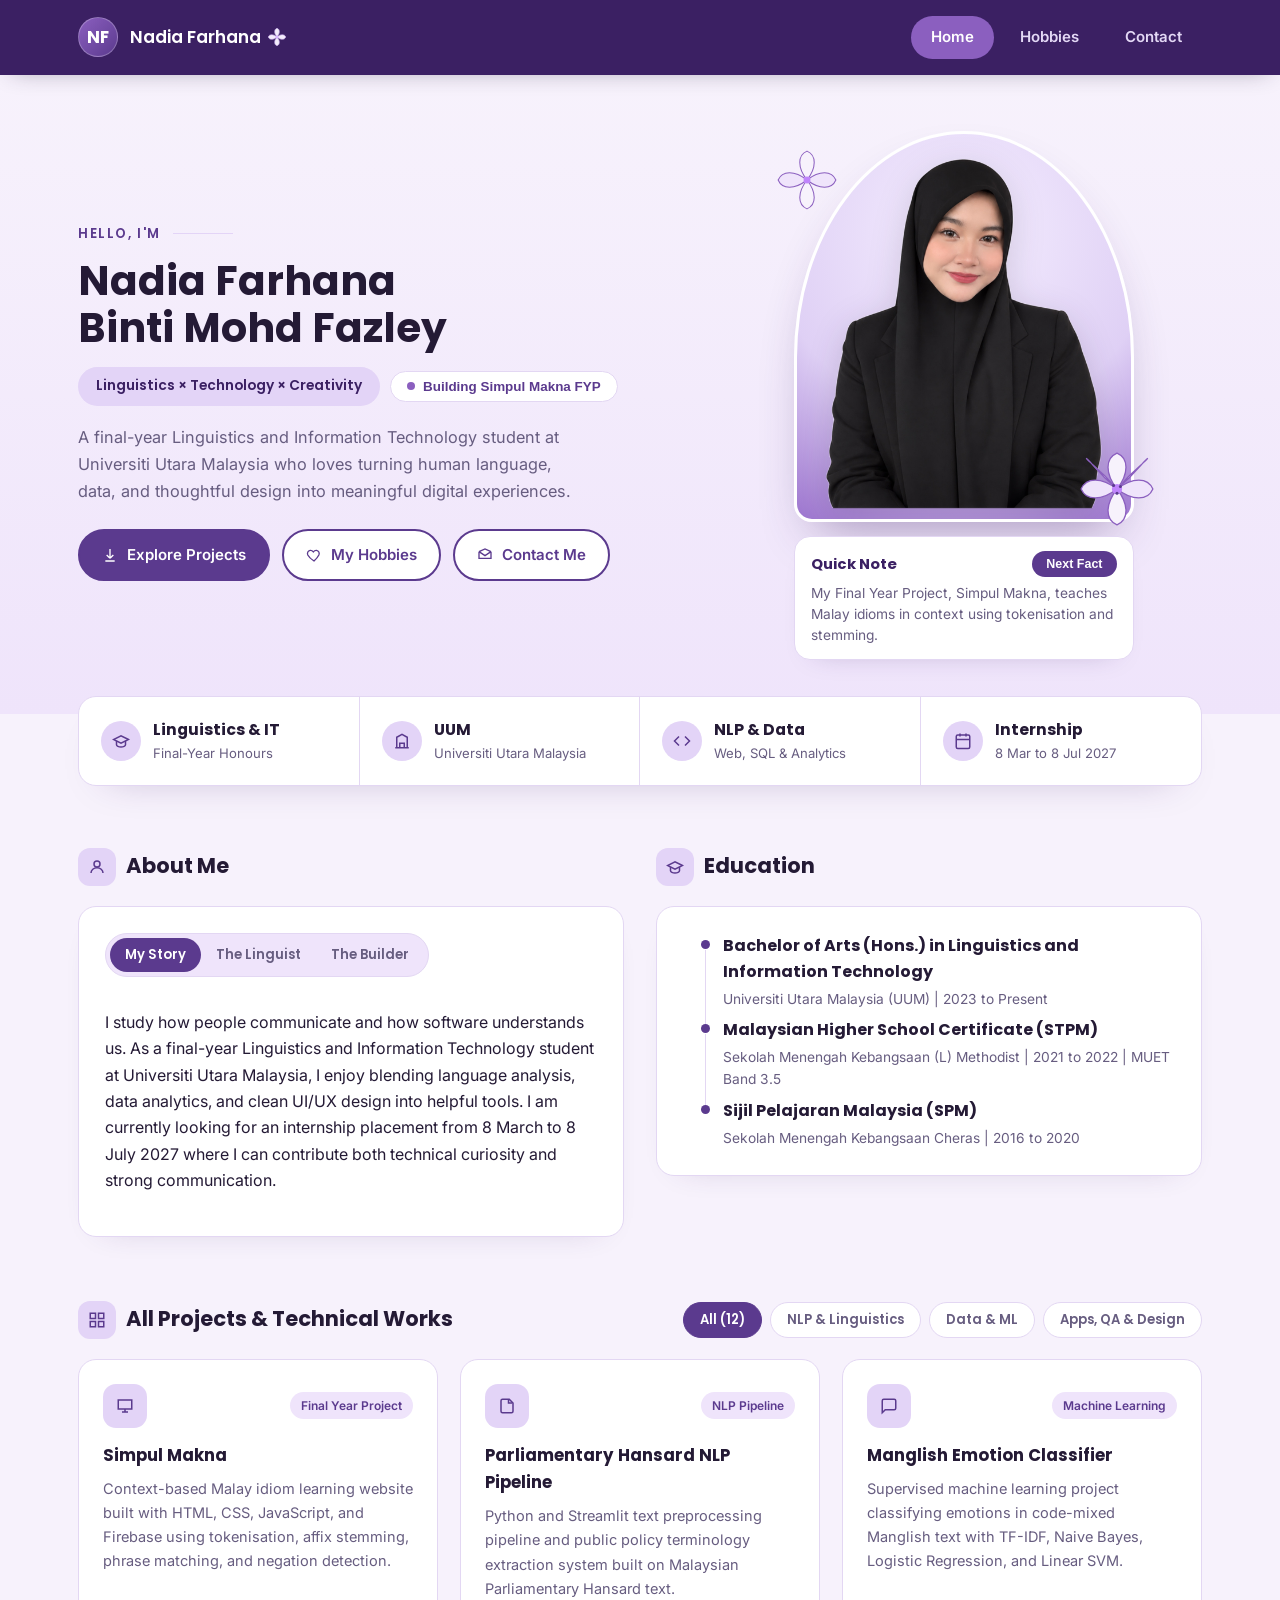
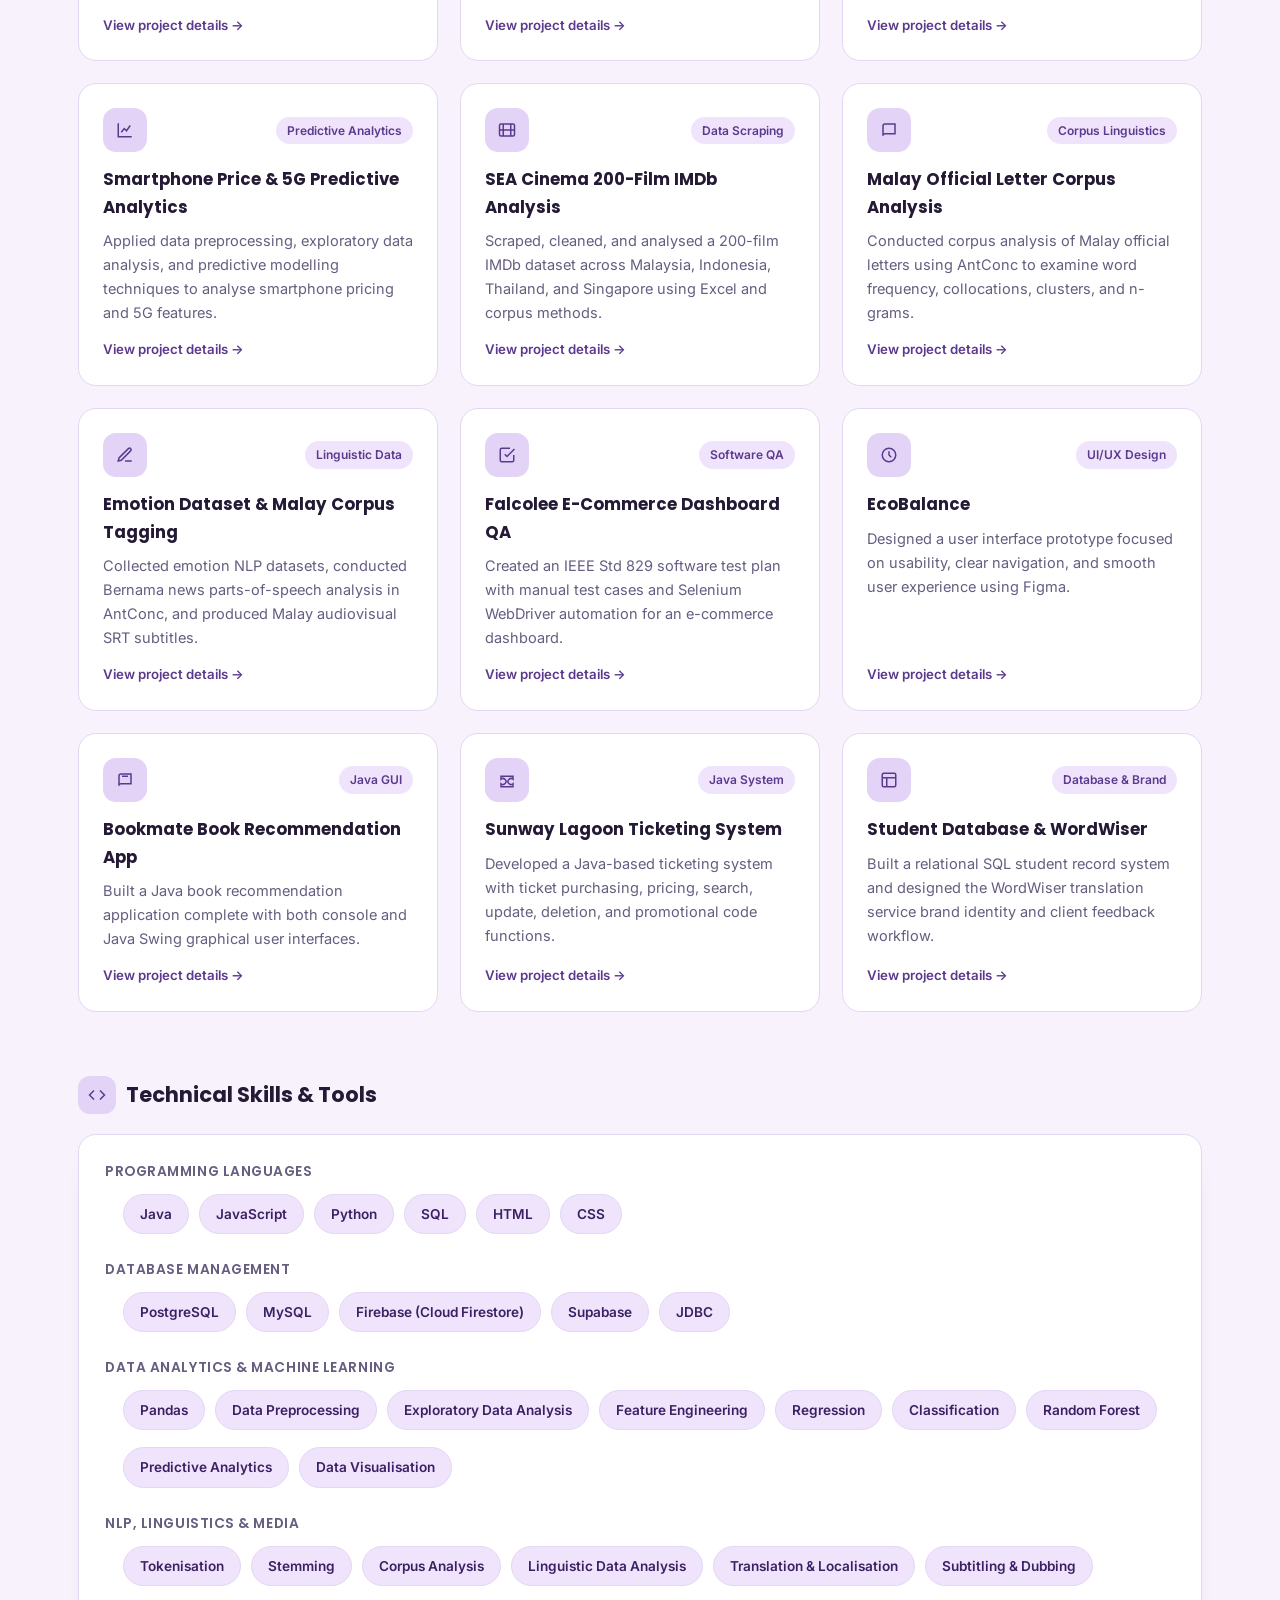
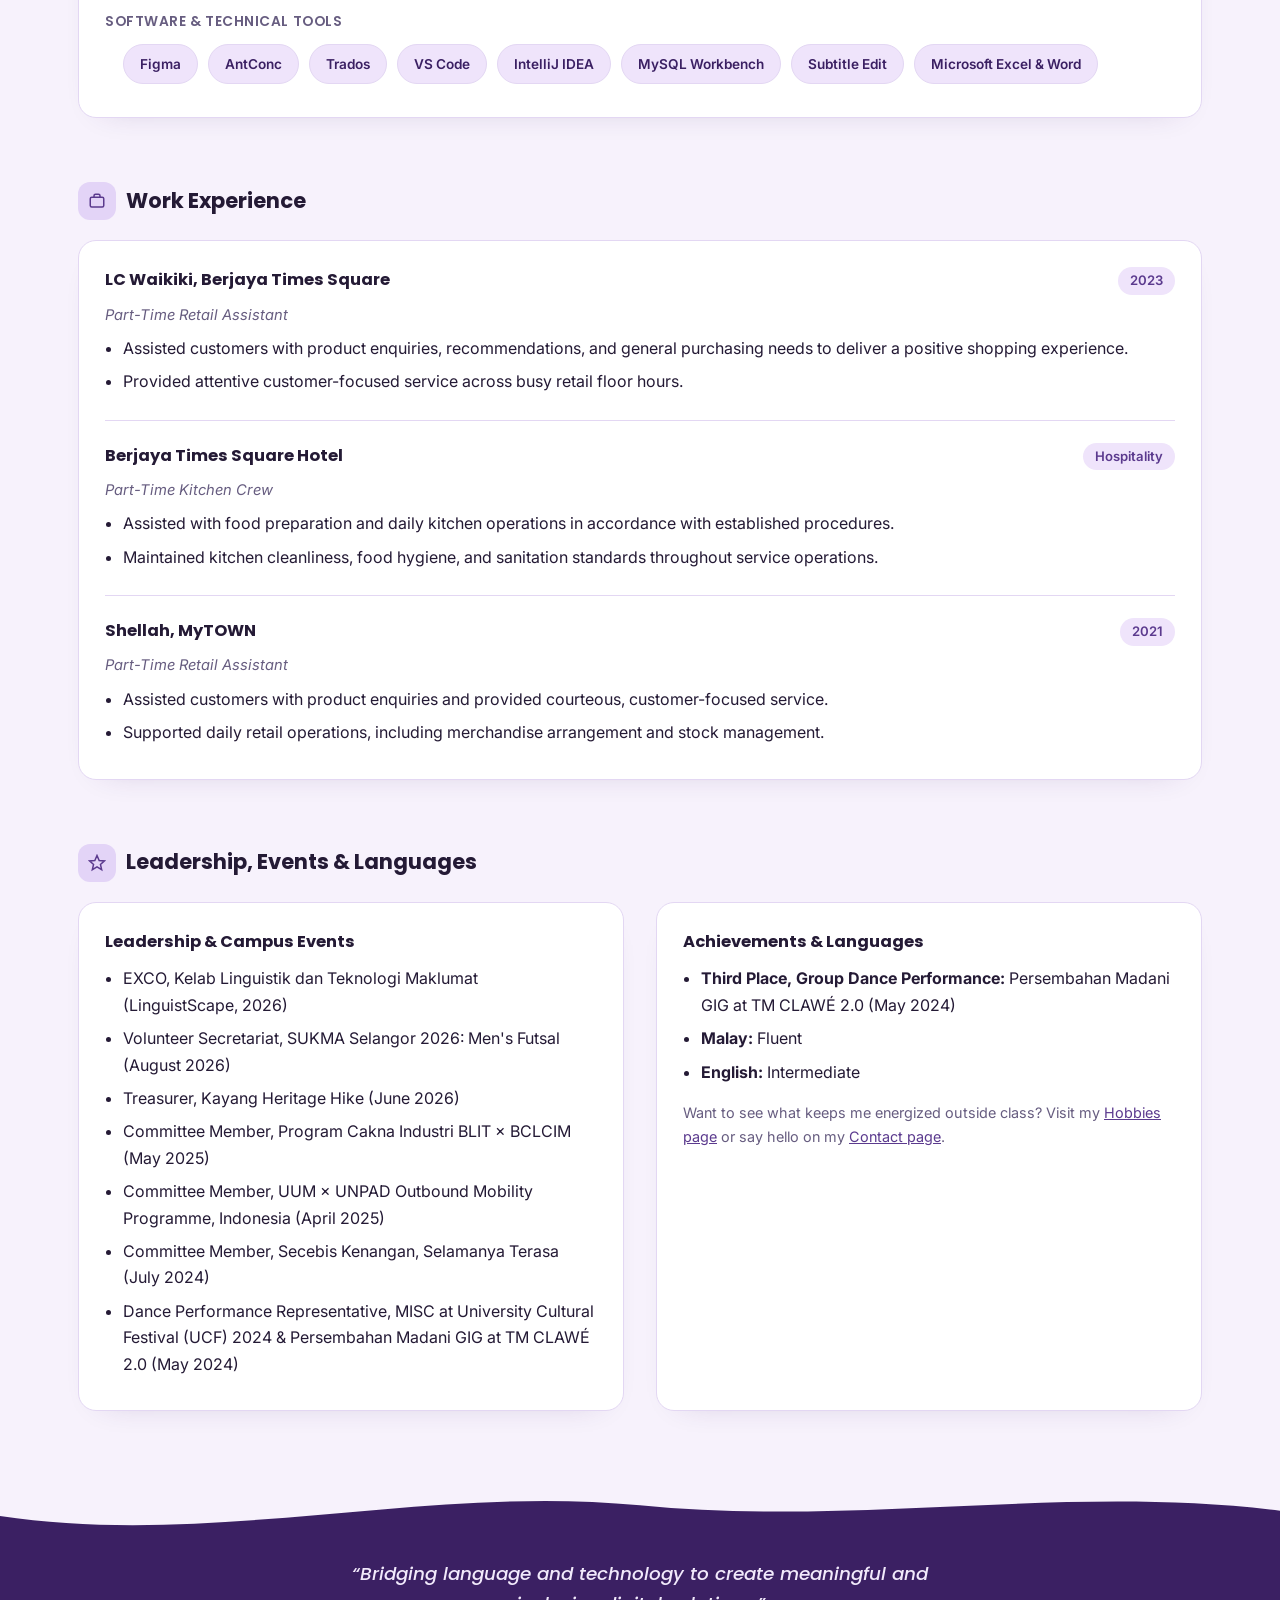
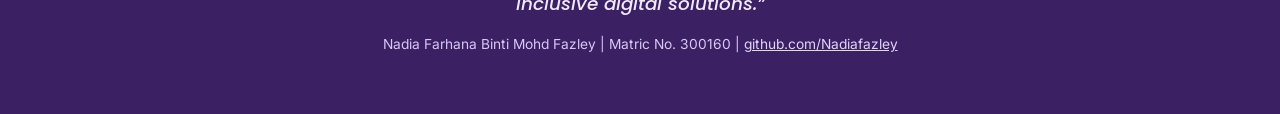
<file: my-resume-site/index.html>
<!DOCTYPE html>
<html lang="en">
<head>
<meta charset="UTF-8">
<meta name="viewport" content="width=device-width, initial-scale=1.0">
<title>Nadia Farhana Binti Mohd Fazley | Portfolio &amp; Resume</title>
<meta name="description" content="Personal website and resume of Nadia Farhana Binti Mohd Fazley, final-year Linguistics and Information Technology student at Universiti Utara Malaysia.">
<link rel="stylesheet" href="style.css">
</head>
<body>

<header class="topnav">
  <div class="wrap">
    <a href="index.html" class="brand">
      <span class="brand-mark" aria-hidden="true">NF</span>
      <span class="brand-name">Nadia Farhana <svg width="20" height="20" viewBox="0 0 64 64" aria-hidden="true" style="display:inline-block;vertical-align:middle;">
  <path d="M32 32C22 20 22 8 32 4c10 4 10 16 0 28z" fill="#f3ecfb" stroke="#c4a7e7" stroke-width="2"/>
  <path d="M32 32C44 22 56 22 60 32c-4 10-16 10-28 0z" fill="#f3ecfb" stroke="#c4a7e7" stroke-width="2"/>
  <path d="M32 32C22 44 22 56 32 60c10-4 10-16 0-28z" fill="#f3ecfb" stroke="#c4a7e7" stroke-width="2"/>
  <path d="M32 32C20 22 8 22 4 32c4 10 16 10 28 0z" fill="#f3ecfb" stroke="#c4a7e7" stroke-width="2"/>
  <circle cx="32" cy="32" r="5" fill="#d8b4fe"/>
</svg></span>
    </a>
    <nav class="navlinks" aria-label="Primary">
      <a href="index.html" class="active" aria-current="page">Home</a>
      <a href="hobbies.html">Hobbies</a>
      <a href="contact.html">Contact</a>
    </nav>
  </div>
</header>

<section class="hero">
  <div class="wrap">
    <div>
      <p class="eyebrow">HELLO, I'M</p>
      <h1>Nadia Farhana<br>Binti Mohd Fazley</h1>
      <div class="pill-row">
        <span class="pill-tag">Linguistics &times; Technology &times; Creativity</span>
        <button type="button" class="status-pill" id="statusCycle" title="Click to switch status">
          <span class="status-dot"></span>
          <span id="statusText">Building Simpul Makna FYP</span>
        </button>
      </div>
      <p class="intro">A final-year Linguistics and Information Technology student at Universiti Utara Malaysia who loves turning human language, data, and thoughtful design into meaningful digital experiences.</p>
      <div class="btn-row">
        <a class="btn btn-fill" href="#projects">
          <svg width="16" height="16" viewBox="0 0 24 24" fill="none" stroke="currentColor" stroke-width="2"><path d="M12 3v14m0 0l-5-5m5 5l5-5M5 21h14"/></svg>
          Explore Projects
        </a>
        <a class="btn btn-outline" href="hobbies.html">
          <svg width="16" height="16" viewBox="0 0 24 24" fill="none" stroke="currentColor" stroke-width="2"><path d="M12 21s-7-4.6-9.3-9.1C1.3 8.6 3 5.5 6.2 5c2-.3 3.6.8 4.8 2.4C12.2 5.8 13.8 4.7 15.8 5c3.2.5 4.9 3.6 3.5 6.9C17 16.4 12 21 12 21z"/></svg>
          My Hobbies
        </a>
        <a class="btn btn-outline" href="contact.html">
          <svg width="16" height="16" viewBox="0 0 24 24" fill="none" stroke="currentColor" stroke-width="2"><path d="M3 7l9 6 9-6M3 7v10h18V7M3 7l9-4 9 4"/></svg>
          Contact Me
        </a>
      </div>
    </div>

    <div class="portrait-col">
      <div class="portrait-frame">
        <svg class="flower lily-deco" style="width:66px;left:-20px;top:16px;animation-delay:1.5s;" viewBox="0 0 96 96" aria-hidden="true">
  <g stroke="#8b5fbf" stroke-width="1.5">
    <path d="M48 48C34 30 34 12 48 6c14 6 14 24 0 42z" fill="#f7f2fc"/>
    <path d="M48 48C66 34 84 34 90 48c-6 14-24 14-42 0z" fill="#efe4fb"/>
    <path d="M48 48C34 66 34 84 48 90c14-6 14-24 0-42z" fill="#f7f2fc"/>
    <path d="M48 48C30 34 12 34 6 48c6 14 24 14 42 0z" fill="#efe4fb"/>
  </g>
  <circle cx="48" cy="48" r="5" fill="#c084fc"/>
</svg>
        <div class="portrait-arch">
          <img id="heroPortrait" src="images/profile.png" alt="Portrait of Nadia Farhana Binti Mohd Fazley">
        </div>
        <svg class="flower lily-deco" style="width:82px;right:-24px;bottom:-8px;" viewBox="0 0 96 96" aria-hidden="true">
  <g stroke="#8b5fbf" stroke-width="1.5">
    <path d="M48 48C34 30 34 12 48 6c14 6 14 24 0 42z" fill="#f7f2fc"/>
    <path d="M48 48C66 34 84 34 90 48c-6 14-24 14-42 0z" fill="#efe4fb"/>
    <path d="M48 48C34 66 34 84 48 90c14-6 14-24 0-42z" fill="#f7f2fc"/>
    <path d="M48 48C30 34 12 34 6 48c6 14 24 14 42 0z" fill="#efe4fb"/>
    <path d="M48 48C28 24 16 18 12 12c6 4 12 16 36 36z" fill="#e3d4f7"/>
    <path d="M48 48C68 24 80 18 84 12c-6 4-12 16-36 36z" fill="#e3d4f7"/>
  </g>
  <circle cx="48" cy="48" r="6" fill="#c084fc"/>
  <circle cx="44" cy="44" r="1.8" fill="#5b3a8e"/>
  <circle cx="52" cy="45" r="1.8" fill="#5b3a8e"/>
  <circle cx="48" cy="53" r="1.8" fill="#5b3a8e"/>
</svg>
      </div>

      <div class="hero-note-card">
        <div class="hero-note-top">
          <strong>Quick Note</strong>
          <button type="button" class="mini-btn" id="nextFactBtn">Next Fact</button>
        </div>
        <p id="funFactText">My Final Year Project, Simpul Makna, teaches Malay idioms in context using tokenisation and stemming.</p>
      </div>
    </div>
  </div>
</section>

<main class="wrap">

  <div class="stat-bar">
    <div class="stat">
      <span class="icon"><svg width="18" height="18" viewBox="0 0 24 24" fill="none" stroke="currentColor" stroke-width="2"><path d="M22 10L12 5 2 10l10 5 10-5z"/><path d="M6 12v5c0 1.5 3 3 6 3s6-1.5 6-3v-5"/></svg></span>
      <span><strong>Linguistics &amp; IT</strong><span>Final-Year Honours</span></span>
    </div>
    <div class="stat">
      <span class="icon"><svg width="18" height="18" viewBox="0 0 24 24" fill="none" stroke="currentColor" stroke-width="2"><path d="M3 21h18M5 21V7l7-4 7 4v14M9 21v-6h6v6"/></svg></span>
      <span><strong>UUM</strong><span>Universiti Utara Malaysia</span></span>
    </div>
    <div class="stat">
      <span class="icon"><svg width="18" height="18" viewBox="0 0 24 24" fill="none" stroke="currentColor" stroke-width="2"><polyline points="16 18 22 12 16 6"/><polyline points="8 6 2 12 8 18"/></svg></span>
      <span><strong>NLP &amp; Data</strong><span>Web, SQL &amp; Analytics</span></span>
    </div>
    <div class="stat">
      <span class="icon"><svg width="18" height="18" viewBox="0 0 24 24" fill="none" stroke="currentColor" stroke-width="2"><rect x="3" y="4" width="18" height="18" rx="2"/><path d="M16 2v4M8 2v4M3 10h18"/></svg></span>
      <span><strong>Internship</strong><span>8 Mar to 8 Jul 2027</span></span>
    </div>
  </div>

  <div class="section two-col" id="about">
    <div>
      <div class="section-head">
        <div class="section-title-group">
          <span class="icon"><svg width="18" height="18" viewBox="0 0 24 24" fill="none" stroke="currentColor" stroke-width="2"><circle cx="12" cy="8" r="4"/><path d="M4 20c0-4 3.6-7 8-7s8 3 8 7"/></svg></span>
          <h2>About Me</h2>
        </div>
      </div>
      <div class="card">
        <div class="persona-tabs" role="tablist">
          <button type="button" class="persona-tab active" data-persona="story">My Story</button>
          <button type="button" class="persona-tab" data-persona="linguist">The Linguist</button>
          <button type="button" class="persona-tab" data-persona="builder">The Builder</button>
        </div>
        <p id="personaText">I study how people communicate and how software understands us. As a final-year Linguistics and Information Technology student at Universiti Utara Malaysia, I enjoy blending language analysis, data analytics, and clean UI/UX design into helpful tools. I am currently looking for an internship placement from 8 March to 8 July 2027 where I can contribute both technical curiosity and strong communication.</p>
      </div>
    </div>

    <div>
      <div class="section-head">
        <div class="section-title-group">
          <span class="icon"><svg width="18" height="18" viewBox="0 0 24 24" fill="none" stroke="currentColor" stroke-width="2"><path d="M22 10L12 5 2 10l10 5 10-5z"/><path d="M6 12v5c0 1.5 3 3 6 3s6-1.5 6-3v-5"/></svg></span>
          <h2>Education</h2>
        </div>
      </div>
      <div class="card">
        <ul class="timeline">
          <li>
            <h3>Bachelor of Arts (Hons.) in Linguistics and Information Technology</h3>
            <p class="meta">Universiti Utara Malaysia (UUM) | 2023 to Present</p>
          </li>
          <li>
            <h3>Malaysian Higher School Certificate (STPM)</h3>
            <p class="meta">Sekolah Menengah Kebangsaan (L) Methodist | 2021 to 2022 | MUET Band 3.5</p>
          </li>
          <li>
            <h3>Sijil Pelajaran Malaysia (SPM)</h3>
            <p class="meta">Sekolah Menengah Kebangsaan Cheras | 2016 to 2020</p>
          </li>
        </ul>
      </div>
    </div>
  </div>

  <div class="section" id="projects">
    <div class="section-head">
      <div class="section-title-group">
        <span class="icon"><svg width="18" height="18" viewBox="0 0 24 24" fill="none" stroke="currentColor" stroke-width="2"><rect x="3" y="3" width="7" height="7"/><rect x="14" y="3" width="7" height="7"/><rect x="3" y="14" width="7" height="7"/><rect x="14" y="14" width="7" height="7"/></svg></span>
        <h2>All Projects &amp; Technical Works</h2>
      </div>
      <div class="filter-bar" role="group" aria-label="Filter projects">
        <button type="button" class="filter-btn active" data-filter="all">All (12)</button>
        <button type="button" class="filter-btn" data-filter="nlp">NLP &amp; Linguistics</button>
        <button type="button" class="filter-btn" data-filter="data">Data &amp; ML</button>
        <button type="button" class="filter-btn" data-filter="dev">Apps, QA &amp; Design</button>
      </div>
    </div>

    <div class="project-grid" id="projectGrid">
      <article class="project-card" data-category="nlp" data-title="Simpul Makna (Final Year Project)" data-stack="HTML, CSS, JavaScript, Firebase, Malay NLP" data-detail="My Final Year Project is a context-based Malay idiom learning website. It integrates NLP features including tokenisation, affix stemming, phrase matching, and negation detection so learners can explore how idioms behave inside real sentences.">
        <div>
          <div class="project-top">
            <span class="icon"><svg width="18" height="18" viewBox="0 0 24 24" fill="none" stroke="currentColor" stroke-width="2"><path d="M3 4h18v12H3z"/><path d="M8 20h8M12 16v4"/></svg></span>
            <span class="project-badge">Final Year Project</span>
          </div>
          <h3>Simpul Makna</h3>
          <p>Context-based Malay idiom learning website built with HTML, CSS, JavaScript, and Firebase using tokenisation, affix stemming, phrase matching, and negation detection.</p>
        </div>
        <span class="project-more">View project details &rarr;</span>
      </article>

      <article class="project-card" data-category="nlp" data-title="Malaysian Parliamentary Hansard NLP Pipeline" data-stack="Python, Streamlit, NLP Preprocessing, Terminology Extraction" data-detail="Built a Python and Streamlit text preprocessing pipeline and public policy terminology extraction prototype using Malaysian Parliamentary Hansard corpus data.">
        <div>
          <div class="project-top">
            <span class="icon"><svg width="18" height="18" viewBox="0 0 24 24" fill="none" stroke="currentColor" stroke-width="2"><path d="M4 19V5a2 2 0 012-2h9l5 5v11a2 2 0 01-2 2H6a2 2 0 01-2-2z"/><path d="M14 3v5h5"/></svg></span>
            <span class="project-badge">NLP Pipeline</span>
          </div>
          <h3>Parliamentary Hansard NLP Pipeline</h3>
          <p>Python and Streamlit text preprocessing pipeline and public policy terminology extraction system built on Malaysian Parliamentary Hansard text.</p>
        </div>
        <span class="project-more">View project details &rarr;</span>
      </article>

      <article class="project-card" data-category="data" data-title="Manglish Emotion Classification" data-stack="Python, TF-IDF, Naive Bayes, Logistic Regression, Linear SVM" data-detail="Developed a supervised machine learning text classification workflow for detecting emotions in code-mixed Manglish text using TF-IDF vectorization and multiple classifiers.">
        <div>
          <div class="project-top">
            <span class="icon"><svg width="18" height="18" viewBox="0 0 24 24" fill="none" stroke="currentColor" stroke-width="2"><path d="M21 15a2 2 0 01-2 2H7l-4 4V5a2 2 0 012-2h14a2 2 0 012 2z"/></svg></span>
            <span class="project-badge">Machine Learning</span>
          </div>
          <h3>Manglish Emotion Classifier</h3>
          <p>Supervised machine learning project classifying emotions in code-mixed Manglish text with TF-IDF, Naive Bayes, Logistic Regression, and Linear SVM.</p>
        </div>
        <span class="project-more">View project details &rarr;</span>
      </article>

      <article class="project-card" data-category="data" data-title="Smartphone Price and 5G Predictive Analytics" data-stack="Python, Pandas, EDA, Regression, Random Forest" data-detail="Applied data preprocessing, exploratory data analysis, feature engineering, and predictive modelling techniques to examine smartphone pricing trends and 5G hardware features.">
        <div>
          <div class="project-top">
            <span class="icon"><svg width="18" height="18" viewBox="0 0 24 24" fill="none" stroke="currentColor" stroke-width="2"><path d="M3 3v18h18"/><path d="M7 15l4-5 3 3 5-7"/></svg></span>
            <span class="project-badge">Predictive Analytics</span>
          </div>
          <h3>Smartphone Price &amp; 5G Predictive Analytics</h3>
          <p>Applied data preprocessing, exploratory data analysis, and predictive modelling techniques to analyse smartphone pricing and 5G features.</p>
        </div>
        <span class="project-more">View project details &rarr;</span>
      </article>

      <article class="project-card" data-category="data" data-title="Southeast Asian Cinema 200-Film IMDb Analysis" data-stack="Instant Data Scraper, Microsoft Excel, Corpus Analysis" data-detail="Collected, cleaned, and analysed a 200-film IMDb dataset spanning Malaysia, Indonesia, Thailand, and Singapore to compare audience trends and regional cinema patterns.">
        <div>
          <div class="project-top">
            <span class="icon"><svg width="18" height="18" viewBox="0 0 24 24" fill="none" stroke="currentColor" stroke-width="2"><rect x="2" y="4" width="20" height="16" rx="2"/><path d="M7 4v16M17 4v16M2 12h20"/></svg></span>
            <span class="project-badge">Data Scraping</span>
          </div>
          <h3>SEA Cinema 200-Film IMDb Analysis</h3>
          <p>Scraped, cleaned, and analysed a 200-film IMDb dataset across Malaysia, Indonesia, Thailand, and Singapore using Excel and corpus methods.</p>
        </div>
        <span class="project-more">View project details &rarr;</span>
      </article>

      <article class="project-card" data-category="nlp" data-title="Malay Official Letter Corpus Analysis" data-stack="AntConc, Corpus Linguistics, Collocations, N-grams" data-detail="Conducted a structured corpus analysis of formal Malay official letters using AntConc to investigate word frequency patterns, collocations, clusters, and n-grams in administrative writing.">
        <div>
          <div class="project-top">
            <span class="icon"><svg width="18" height="18" viewBox="0 0 24 24" fill="none" stroke="currentColor" stroke-width="2"><path d="M4 19.5A2.5 2.5 0 016.5 17H20V4H6.5A2.5 2.5 0 004 6.5v13z"/></svg></span>
            <span class="project-badge">Corpus Linguistics</span>
          </div>
          <h3>Malay Official Letter Corpus Analysis</h3>
          <p>Conducted corpus analysis of Malay official letters using AntConc to examine word frequency, collocations, clusters, and n-grams.</p>
        </div>
        <span class="project-more">View project details &rarr;</span>
      </article>

      <article class="project-card" data-category="nlp" data-title="NLP Emotion Dataset Collection &amp; Bernama POS Corpus" data-stack="Dataset Curation, AntConc, Subtitle Edit, POS Tagging" data-detail="Curated structured emotion classification text datasets, annotated Malay parts of speech on Bernama news articles in AntConc, and created timed Malay SRT subtitles.">
        <div>
          <div class="project-top">
            <span class="icon"><svg width="18" height="18" viewBox="0 0 24 24" fill="none" stroke="currentColor" stroke-width="2"><path d="M12 20h9M16.5 3.5a2.1 2.1 0 013 3L7 19l-4 1 1-4L16.5 3.5z"/></svg></span>
            <span class="project-badge">Linguistic Data</span>
          </div>
          <h3>Emotion Dataset &amp; Malay Corpus Tagging</h3>
          <p>Collected emotion NLP datasets, conducted Bernama news parts-of-speech analysis in AntConc, and produced Malay audiovisual SRT subtitles.</p>
        </div>
        <span class="project-more">View project details &rarr;</span>
      </article>

      <article class="project-card" data-category="dev" data-title="Falcolee E-Commerce Dashboard Software Testing" data-stack="Selenium WebDriver, IEEE Std 829-2008, Black-Box Testing" data-detail="Designed and executed a comprehensive software test plan combining manual testing, Selenium WebDriver automation, Equivalence Partitioning, Boundary Value Analysis, and Decision Tables.">
        <div>
          <div class="project-top">
            <span class="icon"><svg width="18" height="18" viewBox="0 0 24 24" fill="none" stroke="currentColor" stroke-width="2"><path d="M9 11l3 3L22 4"/><path d="M21 12v7a2 2 0 01-2 2H5a2 2 0 01-2-2V5a2 2 0 012-2h11"/></svg></span>
            <span class="project-badge">Software QA</span>
          </div>
          <h3>Falcolee E-Commerce Dashboard QA</h3>
          <p>Created an IEEE Std 829 software test plan with manual test cases and Selenium WebDriver automation for an e-commerce dashboard.</p>
        </div>
        <span class="project-more">View project details &rarr;</span>
      </article>

      <article class="project-card" data-category="dev" data-title="EcoBalance UI/UX Design Project" data-stack="Figma, Wireframing, Interactive Prototyping, Usability" data-detail="Designed an interactive user interface prototype in Figma focused on clear navigation, accessible visual hierarchy, and an intuitive user journey.">
        <div>
          <div class="project-top">
            <span class="icon"><svg width="18" height="18" viewBox="0 0 24 24" fill="none" stroke="currentColor" stroke-width="2"><circle cx="12" cy="12" r="9"/><path d="M12 7v5l3 3"/></svg></span>
            <span class="project-badge">UI/UX Design</span>
          </div>
          <h3>EcoBalance</h3>
          <p>Designed a user interface prototype focused on usability, clear navigation, and smooth user experience using Figma.</p>
        </div>
        <span class="project-more">View project details &rarr;</span>
      </article>

      <article class="project-card" data-category="dev" data-title="Bookmate Java Book Recommendation App" data-stack="Java, Java Swing GUI, Object-Oriented Programming" data-detail="Developed Bookmate, a Java book recommendation application featuring both a console interface and an interactive Java Swing desktop GUI.">
        <div>
          <div class="project-top">
            <span class="icon"><svg width="18" height="18" viewBox="0 0 24 24" fill="none" stroke="currentColor" stroke-width="2"><path d="M4 19.5A2.5 2.5 0 016.5 17H20V4H6.5A2.5 2.5 0 004 6.5v13z"/><path d="M8 7h8"/></svg></span>
            <span class="project-badge">Java GUI</span>
          </div>
          <h3>Bookmate Book Recommendation App</h3>
          <p>Built a Java book recommendation application complete with both console and Java Swing graphical user interfaces.</p>
        </div>
        <span class="project-more">View project details &rarr;</span>
      </article>

      <article class="project-card" data-category="dev" data-title="Sunway Lagoon Ticketing System" data-stack="Java, Object-Oriented Programming, Search &amp; Pricing Logic" data-detail="Developed a Java-based ticketing management application supporting ticket purchasing, dynamic pricing, record search, updates, deletion, and promotional code validation.">
        <div>
          <div class="project-top">
            <span class="icon"><svg width="18" height="18" viewBox="0 0 24 24" fill="none" stroke="currentColor" stroke-width="2"><path d="M4 7h16v4a4 4 0 100 6v4H4v-4a4 4 0 100-6z"/></svg></span>
            <span class="project-badge">Java System</span>
          </div>
          <h3>Sunway Lagoon Ticketing System</h3>
          <p>Developed a Java-based ticketing system with ticket purchasing, pricing, search, update, deletion, and promotional code functions.</p>
        </div>
        <span class="project-more">View project details &rarr;</span>
      </article>

      <article class="project-card" data-category="dev" data-title="Student Database System &amp; WordWiser Brand" data-stack="SQL, MySQL, JDBC, Canva, Visual Grammar" data-detail="Built a relational SQL database application for managing student records alongside creative brand identity work for WordWiser and multimodal discourse analysis on public health infographics.">
        <div>
          <div class="project-top">
            <span class="icon"><svg width="18" height="18" viewBox="0 0 24 24" fill="none" stroke="currentColor" stroke-width="2"><rect x="3" y="3" width="18" height="18" rx="2"/><path d="M3 9h18M9 21V9"/></svg></span>
            <span class="project-badge">Database &amp; Brand</span>
          </div>
          <h3>Student Database &amp; WordWiser</h3>
          <p>Built a relational SQL student record system and designed the WordWiser translation service brand identity and client feedback workflow.</p>
        </div>
        <span class="project-more">View project details &rarr;</span>
      </article>
    </div>
  </div>

  <div class="section" id="skills">
    <div class="section-head">
      <div class="section-title-group">
        <span class="icon"><svg width="18" height="18" viewBox="0 0 24 24" fill="none" stroke="currentColor" stroke-width="2"><polyline points="16 18 22 12 16 6"/><polyline points="8 6 2 12 8 18"/></svg></span>
        <h2>Technical Skills &amp; Tools</h2>
      </div>
    </div>
    <div class="card">
      <div class="skill-group">
        <h3>Programming Languages</h3>
        <ul class="chip-list"><li class="chip">Java</li><li class="chip">JavaScript</li><li class="chip">Python</li><li class="chip">SQL</li><li class="chip">HTML</li><li class="chip">CSS</li></ul>
      </div>
      <div class="skill-group">
        <h3>Database Management</h3>
        <ul class="chip-list"><li class="chip">PostgreSQL</li><li class="chip">MySQL</li><li class="chip">Firebase (Cloud Firestore)</li><li class="chip">Supabase</li><li class="chip">JDBC</li></ul>
      </div>
      <div class="skill-group">
        <h3>Data Analytics &amp; Machine Learning</h3>
        <ul class="chip-list"><li class="chip">Pandas</li><li class="chip">Data Preprocessing</li><li class="chip">Exploratory Data Analysis</li><li class="chip">Feature Engineering</li><li class="chip">Regression</li><li class="chip">Classification</li><li class="chip">Random Forest</li><li class="chip">Predictive Analytics</li><li class="chip">Data Visualisation</li></ul>
      </div>
      <div class="skill-group">
        <h3>NLP, Linguistics &amp; Media</h3>
        <ul class="chip-list"><li class="chip">Tokenisation</li><li class="chip">Stemming</li><li class="chip">Corpus Analysis</li><li class="chip">Linguistic Data Analysis</li><li class="chip">Translation &amp; Localisation</li><li class="chip">Subtitling &amp; Dubbing</li></ul>
      </div>
      <div class="skill-group">
        <h3>Software &amp; Technical Tools</h3>
        <ul class="chip-list"><li class="chip">Figma</li><li class="chip">AntConc</li><li class="chip">Trados</li><li class="chip">VS Code</li><li class="chip">IntelliJ IDEA</li><li class="chip">MySQL Workbench</li><li class="chip">Subtitle Edit</li><li class="chip">Microsoft Excel &amp; Word</li></ul>
      </div>
    </div>
  </div>

  <div class="section" id="experience">
    <div class="section-head">
      <div class="section-title-group">
        <span class="icon"><svg width="18" height="18" viewBox="0 0 24 24" fill="none" stroke="currentColor" stroke-width="2"><rect x="3" y="7" width="18" height="13" rx="2"/><path d="M8 7V5a2 2 0 012-2h4a2 2 0 012 2v2"/></svg></span>
        <h2>Work Experience</h2>
      </div>
    </div>
    <div class="card">
      <article class="entry">
        <div class="entry-head"><h3>LC Waikiki, Berjaya Times Square</h3><span class="entry-date">2023</span></div>
        <p class="entry-role">Part-Time Retail Assistant</p>
        <ul>
          <li>Assisted customers with product enquiries, recommendations, and general purchasing needs to deliver a positive shopping experience.</li>
          <li>Provided attentive customer-focused service across busy retail floor hours.</li>
        </ul>
      </article>
      <article class="entry">
        <div class="entry-head"><h3>Berjaya Times Square Hotel</h3><span class="entry-date">Hospitality</span></div>
        <p class="entry-role">Part-Time Kitchen Crew</p>
        <ul>
          <li>Assisted with food preparation and daily kitchen operations in accordance with established procedures.</li>
          <li>Maintained kitchen cleanliness, food hygiene, and sanitation standards throughout service operations.</li>
        </ul>
      </article>
      <article class="entry">
        <div class="entry-head"><h3>Shellah, MyTOWN</h3><span class="entry-date">2021</span></div>
        <p class="entry-role">Part-Time Retail Assistant</p>
        <ul>
          <li>Assisted customers with product enquiries and provided courteous, customer-focused service.</li>
          <li>Supported daily retail operations, including merchandise arrangement and stock management.</li>
        </ul>
      </article>
    </div>
  </div>

  <div class="section" id="leadership">
    <div class="section-head">
      <div class="section-title-group">
        <span class="icon"><svg width="18" height="18" viewBox="0 0 24 24" fill="none" stroke="currentColor" stroke-width="2"><path d="M12 2l2.9 6.6 7.1.6-5.4 4.7 1.6 7-6.2-3.8-6.2 3.8 1.6-7L2 9.2l7.1-.6z"/></svg></span>
        <h2>Leadership, Events &amp; Languages</h2>
      </div>
    </div>
    <div class="two-col">
      <div class="card">
        <h3 style="font-size:1.02rem;margin-bottom:10px;">Leadership &amp; Campus Events</h3>
        <ul>
          <li>EXCO, Kelab Linguistik dan Teknologi Maklumat (LinguistScape, 2026)</li>
          <li>Volunteer Secretariat, SUKMA Selangor 2026: Men's Futsal (August 2026)</li>
          <li>Treasurer, Kayang Heritage Hike (June 2026)</li>
          <li>Committee Member, Program Cakna Industri BLIT &times; BCLCIM (May 2025)</li>
          <li>Committee Member, UUM &times; UNPAD Outbound Mobility Programme, Indonesia (April 2025)</li>
          <li>Committee Member, Secebis Kenangan, Selamanya Terasa (July 2024)</li>
          <li>Dance Performance Representative, MISC at University Cultural Festival (UCF) 2024 &amp; Persembahan Madani GIG at TM CLAW&Eacute; 2.0 (May 2024)</li>
        </ul>
      </div>
      <div class="card">
        <h3 style="font-size:1.02rem;margin-bottom:10px;">Achievements &amp; Languages</h3>
        <ul>
          <li><strong>Third Place, Group Dance Performance:</strong> Persembahan Madani GIG at TM CLAW&Eacute; 2.0 (May 2024)</li>
          <li><strong>Malay:</strong> Fluent</li>
          <li><strong>English:</strong> Intermediate</li>
        </ul>
        <p style="margin-top:16px;font-size:0.9rem;color:var(--ink-soft);">Want to see what keeps me energized outside class? Visit my <a href="hobbies.html">Hobbies page</a> or say hello on my <a href="contact.html">Contact page</a>.</p>
      </div>
    </div>
  </div>

</main>

<div class="modal-backdrop" id="projectModal" role="dialog" aria-modal="true" aria-labelledby="modalTitle">
  <div class="modal-box">
    <button type="button" class="modal-close" id="closeModal" aria-label="Close modal">&times;</button>
    <p class="eyebrow" style="margin-bottom:8px;">PROJECT SPOTLIGHT</p>
    <h3 id="modalTitle" style="font-size:1.25rem;margin-bottom:10px;"></h3>
    <p id="modalDetail" style="color:var(--ink-soft);margin-bottom:14px;"></p>
    <p style="font-size:0.86rem;font-weight:600;color:var(--purple-700);margin:0;" id="modalStack"></p>
  </div>
</div>

<footer class="quote-footer">
  <svg class="quote-wave" viewBox="0 0 1200 60" preserveAspectRatio="none" aria-hidden="true">
    <path d="M0 30 C 200 60 400 0 600 20 C 800 40 1000 0 1200 25 L1200 0 L0 0 Z" fill="#f7f2fc"/>
  </svg>
  <blockquote>&ldquo;Bridging language and technology to create meaningful and inclusive digital solutions.&rdquo;</blockquote>
  <p class="credit">Nadia Farhana Binti Mohd Fazley | Matric No. 300160 | <a href="https://github.com/Nadiafazley" target="_blank" rel="noopener" style="color:#e3d4f7">github.com/Nadiafazley</a></p>
</footer>

<script>
  // Guarantee portrait loads both from images/profile.png and standalone fallback
  const heroImg = document.getElementById("heroPortrait");
  const fallbackPortrait = "[data-uri]";
  heroImg.addEventListener("error", function() {
    if (this.src !== fallbackPortrait) {
      this.src = fallbackPortrait;
    }
  });

  // Interactive Status Pill
  const statuses = [
    "Building Simpul Makna FYP",
    "Seeking Internship (Mar to Jul 2027)",
    "Exploring Malay NLP & Data",
    "Designing in Figma & Python"
  ];
  let statusIdx = 0;
  document.getElementById("statusCycle").addEventListener("click", () => {
    statusIdx = (statusIdx + 1) % statuses.length;
    document.getElementById("statusText").textContent = statuses[statusIdx];
  });

  // Interactive Persona Switcher
  const personas = {
    story: "I study how people communicate and how software understands us. As a final-year Linguistics and Information Technology student at Universiti Utara Malaysia, I enjoy blending language analysis, data analytics, and clean UI/UX design into helpful tools. I am currently looking for an internship placement from 8 March to 8 July 2027 where I can contribute both technical curiosity and strong communication.",
    linguist: "From corpus analysis in AntConc to subtitling, dubbing, and localisation in Trados, I love uncovering patterns in how Malay and English are actually used in everyday life and formal writing.",
    builder: "Whether writing Python data pipelines, building relational SQL databases, coding Java systems, or prototyping interfaces in Figma, I focus on making technology feel intuitive and human-friendly."
  };
  document.querySelectorAll(".persona-tab").forEach(btn => {
    btn.addEventListener("click", () => {
      document.querySelectorAll(".persona-tab").forEach(b => b.classList.remove("active"));
      btn.classList.add("active");
      document.getElementById("personaText").textContent = personas[btn.dataset.persona];
    });
  });

  // Fun Facts Cycler
  const facts = [
    "My Final Year Project, Simpul Makna, teaches Malay idioms in context using tokenisation and stemming.",
    "Part-time roles at LC Waikiki, Shellah, and Berjaya Times Square Hotel taught me calm teamwork and friendly communication.",
    "I represented MISC in cultural dance at UUM and won Third Place at TM CLAWÉ 2.0.",
    "I served as Treasurer for Kayang Heritage Hike and joined the UUM x UNPAD Outbound Mobility committee in Indonesia."
  ];
  let factIdx = 0;
  document.getElementById("nextFactBtn").addEventListener("click", () => {
    factIdx = (factIdx + 1) % facts.length;
    document.getElementById("funFactText").textContent = facts[factIdx];
  });

  // Interactive Project Filter & Modal
  const filterBtns = document.querySelectorAll(".filter-btn");
  const projectCards = document.querySelectorAll(".project-card");
  filterBtns.forEach(btn => {
    btn.addEventListener("click", () => {
      filterBtns.forEach(b => b.classList.remove("active"));
      btn.classList.add("active");
      const filter = btn.dataset.filter;
      projectCards.forEach(card => {
        card.classList.toggle("hidden", filter !== "all" && card.dataset.category !== filter);
      });
    });
  });

  const modal = document.getElementById("projectModal");
  projectCards.forEach(card => {
    card.addEventListener("click", () => {
      document.getElementById("modalTitle").textContent = card.dataset.title;
      document.getElementById("modalDetail").textContent = card.dataset.detail;
      document.getElementById("modalStack").textContent = "Tools & Stack: " + card.dataset.stack;
      modal.classList.add("open");
    });
  });
  document.getElementById("closeModal").addEventListener("click", () => modal.classList.remove("open"));
  modal.addEventListener("click", (e) => { if (e.target === modal) modal.classList.remove("open"); });
</script>

</body>
</html>
</file>
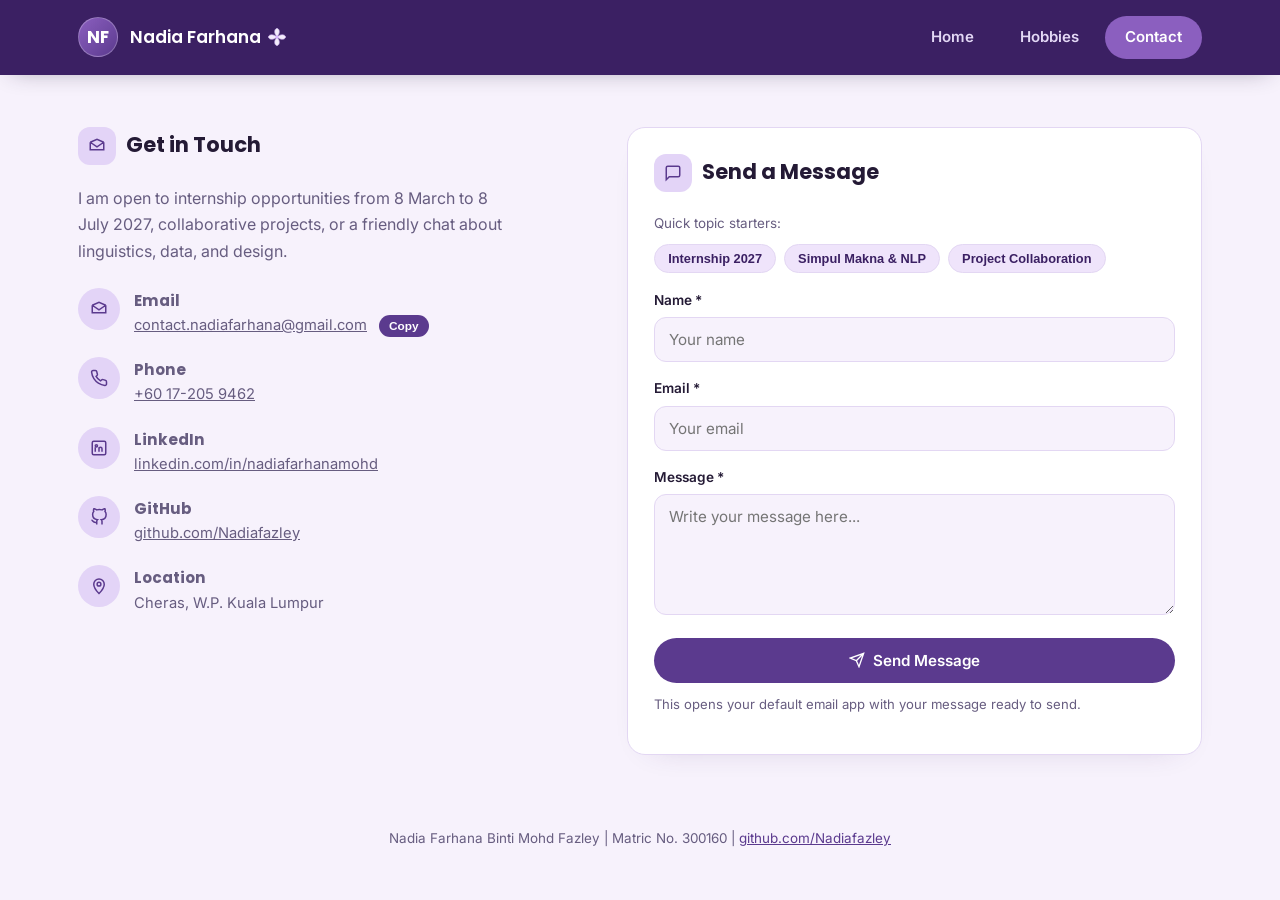
<file: my-resume-site/contact.html>
<!DOCTYPE html>
<html lang="en">
<head>
<meta charset="UTF-8">
<meta name="viewport" content="width=device-width, initial-scale=1.0">
<title>Contact | Nadia Farhana Binti Mohd Fazley</title>
<meta name="description" content="Contact details and internship enquiry form for Nadia Farhana Binti Mohd Fazley.">
<link rel="stylesheet" href="style.css">
</head>
<body>

<header class="topnav">
  <div class="wrap">
    <a href="index.html" class="brand">
      <span class="brand-mark" aria-hidden="true">NF</span>
      <span class="brand-name">Nadia Farhana <svg width="20" height="20" viewBox="0 0 64 64" aria-hidden="true" style="display:inline-block;vertical-align:middle;">
  <path d="M32 32C22 20 22 8 32 4c10 4 10 16 0 28z" fill="#f3ecfb" stroke="#c4a7e7" stroke-width="2"/>
  <path d="M32 32C44 22 56 22 60 32c-4 10-16 10-28 0z" fill="#f3ecfb" stroke="#c4a7e7" stroke-width="2"/>
  <path d="M32 32C22 44 22 56 32 60c10-4 10-16 0-28z" fill="#f3ecfb" stroke="#c4a7e7" stroke-width="2"/>
  <path d="M32 32C20 22 8 22 4 32c4 10 16 10 28 0z" fill="#f3ecfb" stroke="#c4a7e7" stroke-width="2"/>
  <circle cx="32" cy="32" r="5" fill="#d8b4fe"/>
</svg></span>
    </a>
    <nav class="navlinks" aria-label="Primary">
      <a href="index.html">Home</a>
      <a href="hobbies.html">Hobbies</a>
      <a href="contact.html" class="active" aria-current="page">Contact</a>
    </nav>
  </div>
</header>

<main class="wrap" style="padding-top:52px;padding-bottom:36px;">

  <div class="contact-grid">

    <div>
      <div class="section-head">
        <div class="section-title-group">
          <span class="icon"><svg width="18" height="18" viewBox="0 0 24 24" fill="none" stroke="currentColor" stroke-width="2"><path d="M3 7l9 6 9-6M3 7v10h18V7M3 7l9-4 9 4"/></svg></span>
          <h2>Get in Touch</h2>
        </div>
      </div>
      <p style="color:var(--ink-soft);max-width:44ch;">I am open to internship opportunities from 8 March to 8 July 2027, collaborative projects, or a friendly chat about linguistics, data, and design.</p>

      <ul class="contact-list">
        <li>
          <span class="icon"><svg width="18" height="18" viewBox="0 0 24 24" fill="none" stroke="currentColor" stroke-width="2"><path d="M3 7l9 6 9-6M3 7v10h18V7M3 7l9-4 9 4"/></svg></span>
          <span>
            <strong>Email</strong>
            <a href="mailto:contact.nadiafarhana@gmail.com" id="emailLink">contact.nadiafarhana@gmail.com</a>
            <button type="button" class="mini-btn" id="copyEmailBtn" style="margin-left:8px;padding:4px 10px;font-size:0.74rem;">Copy</button>
          </span>
        </li>
        <li>
          <span class="icon"><svg width="18" height="18" viewBox="0 0 24 24" fill="none" stroke="currentColor" stroke-width="2"><path d="M22 16.92v3a2 2 0 01-2.18 2 19.79 19.79 0 01-8.63-3.07 19.5 19.5 0 01-6-6 19.79 19.79 0 01-3.07-8.67A2 2 0 014.11 2h3a2 2 0 012 1.72c.127.96.361 1.903.7 2.81a2 2 0 01-.45 2.11L8.09 9.91a16 16 0 006 6l1.27-1.27a2 2 0 012.11-.45c.907.339 1.85.573 2.81.7A2 2 0 0122 16.92z"/></svg></span>
          <span><strong>Phone</strong><a href="tel:+60172059462">+60 17-205 9462</a></span>
        </li>
        <li>
          <span class="icon"><svg width="18" height="18" viewBox="0 0 24 24" fill="none" stroke="currentColor" stroke-width="2"><rect x="3" y="3" width="18" height="18" rx="2"/><circle cx="8.5" cy="9" r="1.5"/><path d="M7 17v-6M12 17v-4a2 2 0 014 0v4M12 11v6"/></svg></span>
          <span><strong>LinkedIn</strong><a href="https://www.linkedin.com/in/nadiafarhanamohd" target="_blank" rel="noopener">linkedin.com/in/nadiafarhanamohd</a></span>
        </li>
        <li>
          <span class="icon"><svg width="18" height="18" viewBox="0 0 24 24" fill="none" stroke="currentColor" stroke-width="2"><path d="M9 19c-5 1.5-5-2.5-7-3m14 6v-3.87a3.37 3.37 0 00-.94-2.61c3.14-.35 6.44-1.54 6.44-7A5.44 5.44 0 0020 4.77 5.07 5.07 0 0019.91 1S18.73.65 16 2.48a13.38 13.38 0 00-7 0C6.27.65 5.09 1 5.09 1A5.07 5.07 0 005 4.77a5.44 5.44 0 00-1.5 3.78c0 5.42 3.3 6.61 6.44 7A3.37 3.37 0 009 18.13V22"/></svg></span>
          <span><strong>GitHub</strong><a href="https://github.com/Nadiafazley" target="_blank" rel="noopener">github.com/Nadiafazley</a></span>
        </li>
        <li>
          <span class="icon"><svg width="18" height="18" viewBox="0 0 24 24" fill="none" stroke="currentColor" stroke-width="2"><path d="M12 22s7-7.2 7-12.5A7 7 0 005 9.5C5 14.8 12 22 12 22z"/><circle cx="12" cy="9.5" r="2.5"/></svg></span>
          <span><strong>Location</strong><span>Cheras, W.P. Kuala Lumpur</span></span>
        </li>
      </ul>
    </div>

    <div class="card">
      <div class="section-head">
        <div class="section-title-group">
          <span class="icon"><svg width="18" height="18" viewBox="0 0 24 24" fill="none" stroke="currentColor" stroke-width="2"><path d="M21 15a2 2 0 01-2 2H7l-4 4V5a2 2 0 012-2h14a2 2 0 012 2z"/></svg></span>
          <h2>Send a Message</h2>
        </div>
      </div>

      <p style="font-size:0.84rem;color:var(--ink-soft);margin-top:0;margin-bottom:10px;">Quick topic starters:</p>
      <div class="prompt-chips">
        <button type="button" class="prompt-chip" data-msg="Hi Nadia, we would love to discuss an internship opportunity for March to July 2027.">Internship 2027</button>
        <button type="button" class="prompt-chip" data-msg="Hi Nadia, I enjoyed reading about Simpul Makna and your NLP work!">Simpul Makna &amp; NLP</button>
        <button type="button" class="prompt-chip" data-msg="Hi Nadia, let's connect and collaborate on a UI/UX or data project.">Project Collaboration</button>
      </div>

      <form class="contact-form" action="mailto:contact.nadiafarhana@gmail.com" method="post" enctype="text/plain">
        <div>
          <label for="name">Name *</label>
          <input type="text" id="name" name="name" placeholder="Your name" required>
        </div>
        <div>
          <label for="email">Email *</label>
          <input type="email" id="email" name="email" placeholder="Your email" required>
        </div>
        <div>
          <label for="message">Message *</label>
          <textarea id="message" name="message" rows="5" placeholder="Write your message here..." required></textarea>
        </div>
        <button type="submit">
          <svg width="16" height="16" viewBox="0 0 24 24" fill="none" stroke="currentColor" stroke-width="2"><path d="M22 2L11 13M22 2l-7 20-4-9-9-4z"/></svg>
          Send Message
        </button>
        <p class="form-note">This opens your default email app with your message ready to send.</p>
      </form>
    </div>

  </div>

</main>

<footer class="site-footer">
  <p>Nadia Farhana Binti Mohd Fazley | Matric No. 300160 | <a href="https://github.com/Nadiafazley" target="_blank" rel="noopener">github.com/Nadiafazley</a></p>
</footer>

<script>
  document.querySelectorAll(".prompt-chip").forEach(chip => {
    chip.addEventListener("click", () => {
      document.getElementById("message").value = chip.dataset.msg;
      document.getElementById("message").focus();
    });
  });

  document.getElementById("copyEmailBtn").addEventListener("click", () => {
    navigator.clipboard.writeText("contact.nadiafarhana@gmail.com");
    const btn = document.getElementById("copyEmailBtn");
    btn.textContent = "Copied!";
    setTimeout(() => { btn.textContent = "Copy"; }, 1800);
  });
</script>

</body>
</html>
</file>
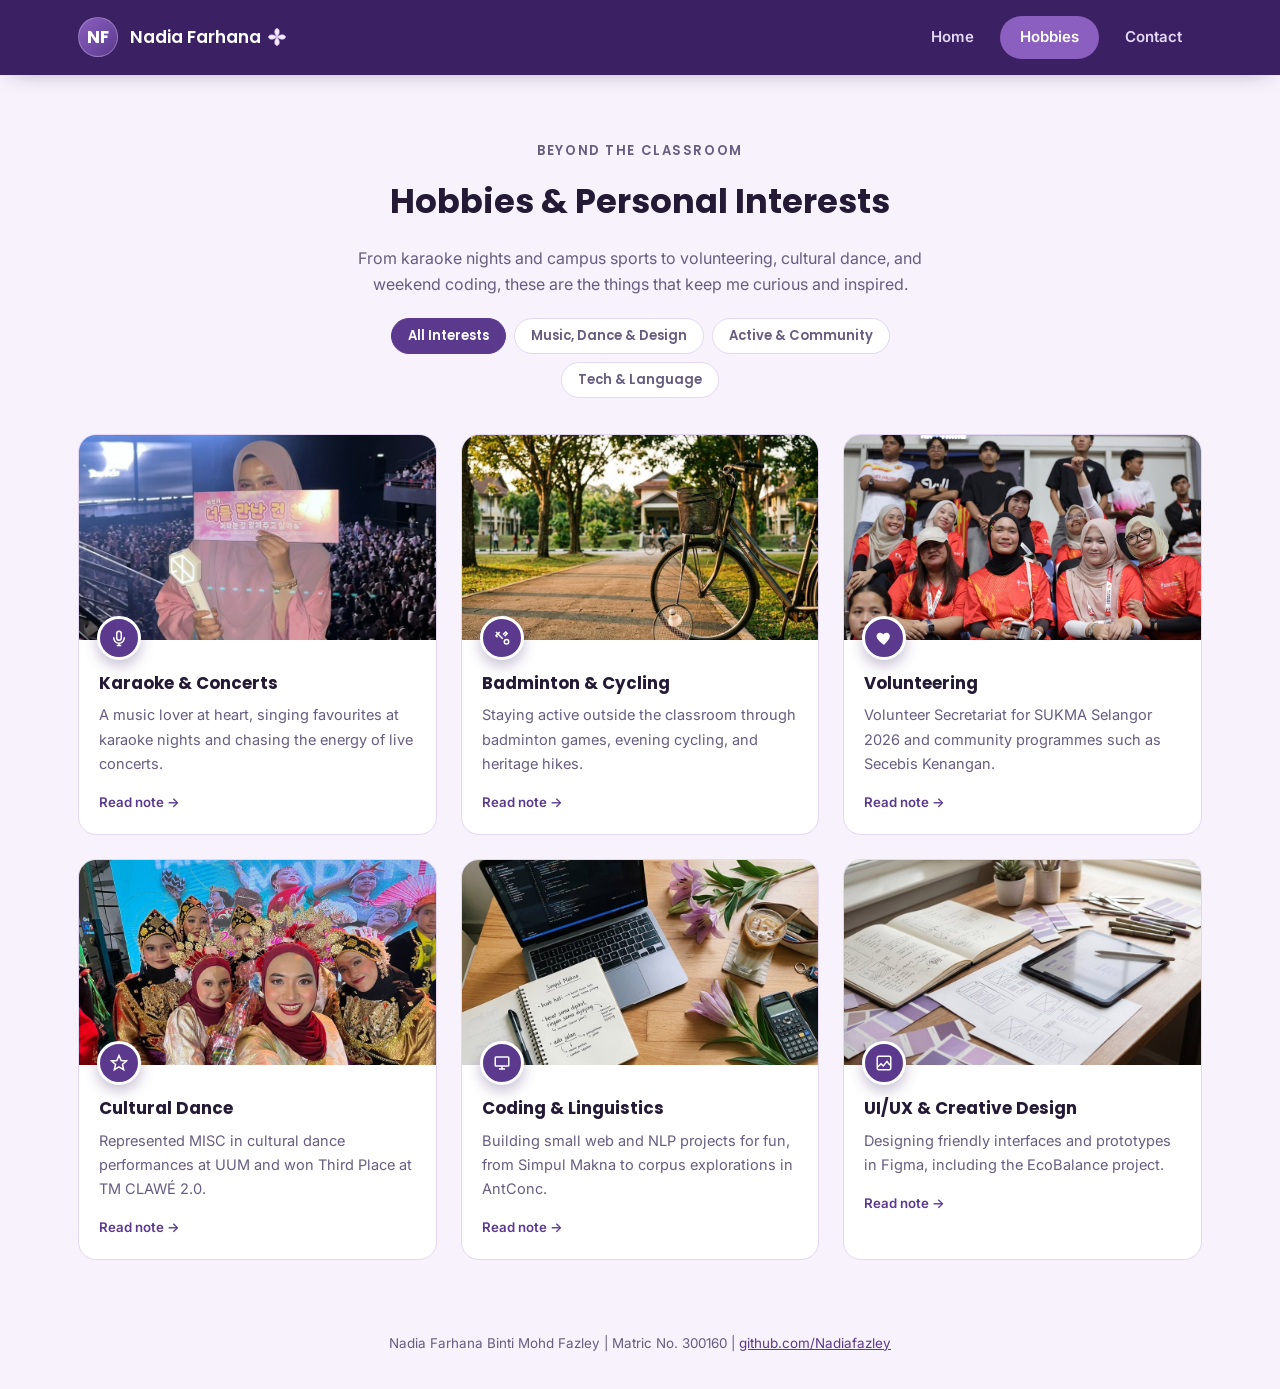
<file: my-resume-site/hobbies.html>
<!DOCTYPE html>
<html lang="en">
<head>
<meta charset="UTF-8">
<meta name="viewport" content="width=device-width, initial-scale=1.0">
<title>Hobbies | Nadia Farhana Binti Mohd Fazley</title>
<meta name="description" content="Hobbies, creative interests, and campus activities of Nadia Farhana Binti Mohd Fazley.">
<link rel="stylesheet" href="style.css">
</head>
<body>

<header class="topnav">
  <div class="wrap">
    <a href="index.html" class="brand">
      <span class="brand-mark" aria-hidden="true">NF</span>
      <span class="brand-name">Nadia Farhana <svg width="20" height="20" viewBox="0 0 64 64" aria-hidden="true" style="display:inline-block;vertical-align:middle;">
  <path d="M32 32C22 20 22 8 32 4c10 4 10 16 0 28z" fill="#f3ecfb" stroke="#c4a7e7" stroke-width="2"/>
  <path d="M32 32C44 22 56 22 60 32c-4 10-16 10-28 0z" fill="#f3ecfb" stroke="#c4a7e7" stroke-width="2"/>
  <path d="M32 32C22 44 22 56 32 60c10-4 10-16 0-28z" fill="#f3ecfb" stroke="#c4a7e7" stroke-width="2"/>
  <path d="M32 32C20 22 8 22 4 32c4 10 16 10 28 0z" fill="#f3ecfb" stroke="#c4a7e7" stroke-width="2"/>
  <circle cx="32" cy="32" r="5" fill="#d8b4fe"/>
</svg></span>
    </a>
    <nav class="navlinks" aria-label="Primary">
      <a href="index.html">Home</a>
      <a href="hobbies.html" class="active" aria-current="page">Hobbies</a>
      <a href="contact.html">Contact</a>
    </nav>
  </div>
</header>

<main class="wrap" style="padding-top:52px;padding-bottom:36px;">

  <div class="page-head">
    <p class="eyebrow">BEYOND THE CLASSROOM</p>
    <h1>Hobbies &amp; Personal Interests</h1>
    <p>From karaoke nights and campus sports to volunteering, cultural dance, and weekend coding, these are the things that keep me curious and inspired.</p>
    <div class="filter-bar" style="justify-content:center;margin-top:20px;">
      <button type="button" class="filter-btn active" data-hfilter="all">All Interests</button>
      <button type="button" class="filter-btn" data-hfilter="creative">Music, Dance &amp; Design</button>
      <button type="button" class="filter-btn" data-hfilter="active">Active &amp; Community</button>
      <button type="button" class="filter-btn" data-hfilter="tech">Tech &amp; Language</button>
    </div>
  </div>

  <div class="hobby-grid">

    <article class="hobby-card" data-hcat="creative" data-htitle="Karaoke &amp; Live Concerts" data-hstory="Music is my favourite way to reset after a busy week of lectures and coding. Whether singing my heart out at karaoke sessions with friends or soaking in the energy of a live concert, music always lifts my mood.">
      <div class="hobby-photo-wrap">
        <img src="images/hobby-concert.jpeg" alt="A smiling woman in a dusty-pink hijab and matching jacket poses in tiered concert seating, holding a white microphone and covering much of her face with a pink sign. The sign contains Korean text. Behind her, a lively arena audience watches beneath blue stage lights, creating a cheerful concert atmosphere.">
        <span class="icon-badge"><svg width="18" height="18" viewBox="0 0 24 24" fill="none" stroke="currentColor" stroke-width="2"><path d="M12 15a3 3 0 003-3V6a3 3 0 00-6 0v6a3 3 0 003 3z"/><path d="M19 11v1a7 7 0 01-14 0v-1M12 19v3M9 22h6"/></svg></span>
      </div>
      <div class="hobby-body">
        <h3>Karaoke &amp; Concerts</h3>
        <p>A music lover at heart, singing favourites at karaoke nights and chasing the energy of live concerts.</p>
        <span class="project-more">Read note &rarr;</span>
      </div>
    </article>

    <article class="hobby-card" data-hcat="active" data-htitle="Badminton, Cycling &amp; Heritage Hikes" data-hstory="Staying active outdoors helps me recharge. Alongside casual badminton matches and campus cycling, I also served as Treasurer for the Kayang Heritage Hike in June 2026.">
      <div class="hobby-photo-wrap">
        <img src="images/hobby-sports.jpg" alt="Badminton racket, shuttlecock, and bicycle on a sunny campus path">
        <span class="icon-badge"><svg width="18" height="18" viewBox="0 0 24 24" fill="none" stroke="currentColor" stroke-width="2"><circle cx="18" cy="17" r="3"/><path d="M4 4l9 9M9 4l-5 5 2 2M15.5 9.5L19 6l-2-2-3.5 3.5"/></svg></span>
      </div>
      <div class="hobby-body">
        <h3>Badminton &amp; Cycling</h3>
        <p>Staying active outside the classroom through badminton games, evening cycling, and heritage hikes.</p>
        <span class="project-more">Read note &rarr;</span>
      </div>
    </article>

    <article class="hobby-card" data-hcat="active" data-htitle="Community Volunteering" data-hstory="Giving back through campus and sports events has taught me teamwork and organisation. I volunteered with SUKMA Selangor 2026 and community programmes such as Secebis Kenangan.">
      <div class="hobby-photo-wrap">
        <img src="images/hobby-volunteer.jpeg" alt="Six smiling female university volunteers in red shirts and hijabs pose together at a community sports event, joined by male volunteers in the stands behind them; the cheerful group sits in tiered stadium seating beneath an indoor arena roof">
        <span class="icon-badge"><svg width="18" height="18" viewBox="0 0 24 24" fill="currentColor"><path d="M12 21s-7-4.6-9.3-9.1C1.3 8.6 3 5.5 6.2 5c2-.3 3.6.8 4.8 2.4C12.2 5.8 13.8 4.7 15.8 5c3.2.5 4.9 3.6 3.5 6.9C17 16.4 12 21 12 21z"/></svg></span>
      </div>
      <div class="hobby-body">
        <h3>Volunteering</h3>
        <p>Volunteer Secretariat for SUKMA Selangor 2026 and community programmes such as Secebis Kenangan.</p>
        <span class="project-more">Read note &rarr;</span>
      </div>
    </article>

    <article class="hobby-card" data-hcat="creative" data-htitle="Cultural Dance Performance" data-hstory="Performing on stage with MISC at the University Cultural Festival (UCF) 2024 and winning Third Place at Persembahan Madani GIG at TM CLAWÉ 2.0 remain some of my proudest campus memories.">
      <div class="hobby-photo-wrap">
        <img src="images/hobby-dance.jpeg" alt="Members of a cultural dance group pose proudly on an indoor stage, with one woman at the front smiling toward the camera as others wear ornate gold and red traditional outfits and headpieces; a large UUM backdrop with blue, red, and white patterns fills the stage, while colourful event lights illuminate the lively, celebratory setting">
        <span class="icon-badge"><svg width="18" height="18" viewBox="0 0 24 24" fill="none" stroke="currentColor" stroke-width="2"><path d="M12 2l2.9 6.6 7.1.6-5.4 4.7 1.6 7-6.2-3.8-6.2 3.8 1.6-7L2 9.2l7.1-.6z"/></svg></span>
      </div>
      <div class="hobby-body">
        <h3>Cultural Dance</h3>
        <p>Represented MISC in cultural dance performances at UUM and won Third Place at TM CLAW&Eacute; 2.0.</p>
        <span class="project-more">Read note &rarr;</span>
      </div>
    </article>

    <article class="hobby-card" data-hcat="tech" data-htitle="Creative Coding &amp; Malay Linguistics" data-hstory="Beyond assignments, I love experimenting with HTML, CSS, JavaScript, and Python to build useful web and NLP tools like my Final Year Project, Simpul Makna, and exploring Malay corpora in AntConc.">
      <div class="hobby-photo-wrap">
        <img src="images/hobby-coding.jpg" alt="Laptop with code, Malay idiom notebook, iced latte, and purple lilies">
        <span class="icon-badge"><svg width="18" height="18" viewBox="0 0 24 24" fill="none" stroke="currentColor" stroke-width="2"><rect x="3" y="4" width="18" height="12" rx="1"/><path d="M8 20h8M12 16v4"/></svg></span>
      </div>
      <div class="hobby-body">
        <h3>Coding &amp; Linguistics</h3>
        <p>Building small web and NLP projects for fun, from Simpul Makna to corpus explorations in AntConc.</p>
        <span class="project-more">Read note &rarr;</span>
      </div>
    </article>

    <article class="hobby-card" data-hcat="creative" data-htitle="UI/UX &amp; Aesthetic Design" data-hstory="I love choosing soft purple palettes, floral lily details, and clean layouts in Figma to make digital products feel calm and welcoming.">
      <div class="hobby-photo-wrap">
        <img src="images/hobby-design.jpg" alt="UI wireframes, tablet stylus, and purple color swatches on a wooden desk">
        <span class="icon-badge"><svg width="18" height="18" viewBox="0 0 24 24" fill="none" stroke="currentColor" stroke-width="2"><rect x="3" y="3" width="18" height="18" rx="2"/><path d="M4 17l4-4 3 3 5-6 4 5"/></svg></span>
      </div>
      <div class="hobby-body">
        <h3>UI/UX &amp; Creative Design</h3>
        <p>Designing friendly interfaces and prototypes in Figma, including the EcoBalance project.</p>
        <span class="project-more">Read note &rarr;</span>
      </div>
    </article>

  </div>

</main>

<div class="modal-backdrop" id="hobbyModal" role="dialog" aria-modal="true" aria-labelledby="hModalTitle">
  <div class="modal-box">
    <button type="button" class="modal-close" id="closeHobbyModal" aria-label="Close modal">&times;</button>
    <p class="eyebrow" style="margin-bottom:8px;">PERSONAL STORY</p>
    <h3 id="hModalTitle" style="font-size:1.25rem;margin-bottom:10px;"></h3>
    <p id="hModalStory" style="color:var(--ink-soft);margin:0;"></p>
  </div>
</div>

<footer class="site-footer">
  <p>Nadia Farhana Binti Mohd Fazley | Matric No. 300160 | <a href="https://github.com/Nadiafazley" target="_blank" rel="noopener">github.com/Nadiafazley</a></p>
</footer>

<script>
  document.querySelectorAll("[data-hfilter]").forEach(btn => {
    btn.addEventListener("click", () => {
      document.querySelectorAll("[data-hfilter]").forEach(b => b.classList.remove("active"));
      btn.classList.add("active");
      const val = btn.dataset.hfilter;
      document.querySelectorAll(".hobby-card").forEach(card => {
        card.classList.toggle("hidden", val !== "all" && card.dataset.hcat !== val);
      });
    });
  });

  const hModal = document.getElementById("hobbyModal");
  document.querySelectorAll(".hobby-card").forEach(card => {
    card.addEventListener("click", () => {
      document.getElementById("hModalTitle").textContent = card.dataset.htitle;
      document.getElementById("hModalStory").textContent = card.dataset.hstory;
      hModal.classList.add("open");
    });
  });
  document.getElementById("closeHobbyModal").addEventListener("click", () => hModal.classList.remove("open"));
  hModal.addEventListener("click", (e) => { if (e.target === hModal) hModal.classList.remove("open"); });
</script>

</body>
</html>
</file>
<file: my-resume-site/style.css>
/* =========================================================
   Nadia Farhana Binti Mohd Fazley
   Purple & Lily Interactive Portfolio Resume
   ========================================================= */

@import url('https://fonts.googleapis.com/css2?family=Poppins:wght@500;600;700&family=Inter:wght@400;500;600&display=swap');

:root {
  --bg: #f7f2fc;
  --surface: #ffffff;
  --surface-soft: #efe4fb;
  --ink: #241a35;
  --ink-soft: #675d80;
  --purple-900: #3b2063;
  --purple-700: #5b3a8e;
  --purple-500: #8b5fbf;
  --purple-200: #e3d4f7;
  --line: #e3d7f3;
  --font-display: 'Poppins', sans-serif;
  --font-body: 'Inter', sans-serif;
  --max-width: 1180px;
  --radius: 18px;
}

* { box-sizing: border-box; }
html { scroll-behavior: smooth; }

body {
  margin: 0;
  background: var(--bg);
  color: var(--ink);
  font-family: var(--font-body);
  font-size: 16px;
  line-height: 1.65;
  overflow-x: hidden;
}

a { color: var(--purple-700); transition: color 0.2s ease; }
a:hover { color: var(--purple-900); }
a:focus-visible, button:focus-visible, input:focus-visible, textarea:focus-visible {
  outline: 2px solid var(--purple-700);
  outline-offset: 3px;
}

img, svg { max-width: 100%; display: block; }

h1, h2, h3 {
  font-family: var(--font-display);
  font-weight: 700;
  margin: 0 0 0.4em;
  color: var(--ink);
}

.wrap { max-width: var(--max-width); margin: 0 auto; padding: 0 28px; }

@keyframes swayLily {
  0%, 100% { transform: rotate(-2deg) translateY(0); }
  50% { transform: rotate(2.5deg) translateY(-4px); }
}

.lily-deco {
  pointer-events: none;
  animation: swayLily 6s ease-in-out infinite;
}

/* ---------- Top Navigation ---------- */
.topnav {
  background: var(--purple-900);
  color: #fff;
  position: sticky;
  top: 0;
  z-index: 40;
  box-shadow: 0 6px 24px -12px rgba(36, 26, 53, 0.45);
}

.topnav .wrap {
  display: flex;
  align-items: center;
  justify-content: space-between;
  gap: 24px;
  padding-top: 16px;
  padding-bottom: 16px;
}

.brand {
  display: flex;
  align-items: center;
  gap: 12px;
  text-decoration: none;
  color: #fff;
}

.brand-mark {
  width: 40px;
  height: 40px;
  border-radius: 999px;
  background: linear-gradient(135deg, var(--purple-500), var(--purple-700));
  display: flex;
  align-items: center;
  justify-content: center;
  font-family: var(--font-display);
  font-weight: 700;
  font-size: 1.05rem;
  border: 1.5px solid rgba(255, 255, 255, 0.25);
}

.brand-name {
  font-family: var(--font-display);
  font-weight: 600;
  font-size: 1.08rem;
  display: flex;
  align-items: center;
  gap: 6px;
}

.navlinks { display: flex; align-items: center; gap: 6px; }

.navlinks a {
  color: #e3d8f5;
  text-decoration: none;
  font-weight: 600;
  font-size: 0.94rem;
  padding: 9px 20px;
  border-radius: 999px;
  transition: all 0.2s ease;
}

.navlinks a:hover { color: #fff; background: rgba(255, 255, 255, 0.1); }
.navlinks a.active { background: var(--purple-500); color: #fff; }

/* ---------- Hero ---------- */
.hero {
  position: relative;
  overflow: hidden;
  background: linear-gradient(180deg, var(--bg) 0%, var(--surface-soft) 100%);
}

.hero .wrap {
  position: relative;
  z-index: 1;
  display: grid;
  grid-template-columns: 1.12fr 0.88fr;
  gap: 40px;
  align-items: center;
  padding-top: 56px;
  padding-bottom: 54px;
}

.eyebrow {
  display: flex;
  align-items: center;
  gap: 12px;
  font-family: var(--font-display);
  font-weight: 600;
  font-size: 0.82rem;
  letter-spacing: 0.12em;
  color: var(--purple-700);
  margin-bottom: 12px;
}

.eyebrow::after {
  content: "";
  flex: 1;
  height: 1px;
  background: var(--purple-200);
  max-width: 60px;
}

.hero h1 { font-size: 2.55rem; line-height: 1.16; margin-bottom: 16px; }

.pill-row {
  display: flex;
  flex-wrap: wrap;
  align-items: center;
  gap: 10px;
  margin-bottom: 18px;
}

.pill-tag {
  display: inline-flex;
  align-items: center;
  gap: 8px;
  background: var(--purple-200);
  color: var(--purple-900);
  font-family: var(--font-display);
  font-weight: 600;
  font-size: 0.86rem;
  padding: 8px 18px;
  border-radius: 999px;
}

.status-pill {
  display: inline-flex;
  align-items: center;
  gap: 8px;
  background: var(--surface);
  border: 1px solid var(--line);
  color: var(--purple-700);
  font-size: 0.84rem;
  font-weight: 600;
  padding: 7px 16px;
  border-radius: 999px;
  cursor: pointer;
  transition: transform 0.2s ease, box-shadow 0.2s ease;
}

.status-pill:hover {
  transform: translateY(-1px);
  box-shadow: 0 8px 18px -10px rgba(59, 32, 99, 0.35);
}

.status-dot {
  width: 8px;
  height: 8px;
  border-radius: 50%;
  background: #8b5fbf;
  display: inline-block;
}

.hero p.intro {
  color: var(--ink-soft);
  max-width: 50ch;
  margin-bottom: 24px;
  font-size: 1.02rem;
}

.btn-row { display: flex; flex-wrap: wrap; gap: 12px; }

.btn {
  display: inline-flex;
  align-items: center;
  gap: 9px;
  font-family: var(--font-body);
  font-weight: 600;
  font-size: 0.94rem;
  padding: 12px 22px;
  border-radius: 999px;
  text-decoration: none;
  border: 2px solid var(--purple-700);
  cursor: pointer;
  transition: all 0.2s ease;
}

.btn-fill { background: var(--purple-700); color: #fff; }
.btn-fill:hover { background: var(--purple-900); border-color: var(--purple-900); color: #fff; transform: translateY(-2px); }
.btn-outline { background: var(--surface); color: var(--purple-700); }
.btn-outline:hover { background: var(--purple-200); color: var(--purple-900); transform: translateY(-2px); }

/* Portrait Column & Arch Frame */
.portrait-col {
  width: 100%;
  max-width: 340px;
  margin: 0 auto;
  display: flex;
  flex-direction: column;
  gap: 14px;
}

.portrait-frame {
  position: relative;
  width: 100%;
}

.portrait-arch {
  position: relative;
  border-radius: 50% 50% 18px 18px / 58% 58% 18px 18px;
  overflow: hidden;
  background: radial-gradient(circle at 50% 25%, #f5eeff 0%, #dfd0f5 58%, #9d75cf 100%);
  padding: 14px 10px 0 10px;
  border: 3px solid #ffffff;
  box-shadow: 0 26px 52px -22px rgba(59, 32, 99, 0.45);
}

.portrait-arch img {
  width: 100%;
  aspect-ratio: 3 / 3.55;
  object-fit: contain;
  object-position: bottom center;
  filter: drop-shadow(0 8px 16px rgba(36, 26, 53, 0.16));
}

.flower {
  position: absolute;
  pointer-events: none;
  z-index: 2;
}

/* Fun Fact Note Card cleanly below portrait arch (never covered by flowers) */
.hero-note-card {
  position: relative;
  z-index: 10;
  background: var(--surface);
  border: 1px solid var(--line);
  border-radius: 16px;
  padding: 14px 16px;
  box-shadow: 0 12px 28px -22px rgba(59, 32, 99, 0.35);
}

.hero-note-top {
  display: flex;
  align-items: center;
  justify-content: space-between;
  gap: 10px;
  margin-bottom: 6px;
}

.hero-note-top strong {
  font-family: var(--font-display);
  font-size: 0.92rem;
  color: var(--purple-900);
}

.hero-note-card p {
  margin: 0;
  font-size: 0.86rem;
  color: var(--ink-soft);
  line-height: 1.5;
}

/* ---------- Info Bar ---------- */
.stat-bar {
  background: var(--surface);
  border: 1px solid var(--line);
  border-radius: var(--radius);
  display: grid;
  grid-template-columns: repeat(4, 1fr);
  box-shadow: 0 18px 40px -30px rgba(59, 32, 99, 0.35);
  margin: -18px 0 52px;
  position: relative;
  z-index: 5;
}

.stat {
  display: flex;
  align-items: center;
  gap: 12px;
  padding: 20px 22px;
  border-right: 1px solid var(--line);
}

.stat:last-child { border-right: none; }

.stat .icon {
  width: 40px;
  height: 40px;
  border-radius: 999px;
  background: var(--purple-200);
  color: var(--purple-700);
  display: flex;
  align-items: center;
  justify-content: center;
  flex-shrink: 0;
}

.stat strong { display: block; font-family: var(--font-display); font-size: 0.98rem; color: var(--ink); }
.stat span { display: block; font-size: 0.82rem; color: var(--ink-soft); }

/* ---------- Sections & Cards ---------- */
.section { padding: 10px 0 54px; }

.section-head {
  display: flex;
  align-items: center;
  justify-content: space-between;
  gap: 12px;
  flex-wrap: wrap;
  margin-bottom: 20px;
}

.section-title-group { display: flex; align-items: center; gap: 10px; }

.section-head .icon {
  width: 38px;
  height: 38px;
  border-radius: 12px;
  background: var(--purple-200);
  color: var(--purple-700);
  display: flex;
  align-items: center;
  justify-content: center;
  flex-shrink: 0;
}

.section-head h2 { font-size: 1.32rem; margin: 0; }

.two-col {
  display: grid;
  grid-template-columns: 1fr 1fr;
  gap: 32px;
}

.card {
  background: var(--surface);
  border: 1px solid var(--line);
  border-radius: var(--radius);
  padding: 26px;
  box-shadow: 0 12px 32px -26px rgba(59, 32, 99, 0.3);
}

/* Interactive About Toggle */
.persona-tabs {
  display: inline-flex;
  background: var(--surface-soft);
  padding: 4px;
  border-radius: 999px;
  margin-bottom: 16px;
  border: 1px solid var(--line);
}

.persona-tab {
  border: none;
  background: transparent;
  color: var(--ink-soft);
  font-family: var(--font-display);
  font-weight: 600;
  font-size: 0.82rem;
  padding: 7px 15px;
  border-radius: 999px;
  cursor: pointer;
  transition: all 0.2s ease;
}

.persona-tab.active {
  background: var(--purple-700);
  color: #fff;
}

.mini-btn {
  background: var(--purple-700);
  color: #fff;
  border: none;
  border-radius: 999px;
  padding: 6px 14px;
  font-size: 0.78rem;
  font-weight: 600;
  cursor: pointer;
  white-space: nowrap;
}

.mini-btn:hover { background: var(--purple-900); }

/* Timeline */
.timeline { list-style: none; margin: 0; padding: 0; }
.timeline li {
  position: relative;
  padding-left: 22px;
  margin-bottom: 20px;
}
.timeline li:last-child { margin-bottom: 0; }
.timeline li::before {
  content: "";
  position: absolute;
  left: 0;
  top: 7px;
  width: 9px;
  height: 9px;
  border-radius: 999px;
  background: var(--purple-700);
}
.timeline li::after {
  content: "";
  position: absolute;
  left: 4px;
  top: 17px;
  bottom: -20px;
  width: 1px;
  background: var(--line);
}
.timeline li:last-child::after { display: none; }
.timeline h3 { font-size: 1rem; margin-bottom: 2px; }
.timeline .meta { font-size: 0.86rem; color: var(--ink-soft); margin: 0; }

/* Work Entries */
.entry { margin-bottom: 22px; padding-bottom: 18px; border-bottom: 1px solid var(--line); }
.entry:last-child { margin-bottom: 0; padding-bottom: 0; border-bottom: none; }
.entry-head { display: flex; justify-content: space-between; align-items: baseline; gap: 12px; flex-wrap: wrap; }
.entry-head h3 { font-size: 1.02rem; }
.entry-date { font-size: 0.82rem; color: var(--purple-700); font-weight: 600; background: var(--surface-soft); padding: 3px 12px; border-radius: 999px; }
.entry-role { margin: 2px 0 8px; color: var(--ink-soft); font-style: italic; font-size: 0.92rem; }
.entry ul, .card ul { margin: 0; padding-left: 1.15em; }
.entry li, .card li { margin-bottom: 7px; }

/* Skills */
.skill-group { margin-bottom: 18px; }
.skill-group:last-child { margin-bottom: 0; }
.skill-group h3 { font-size: 0.86rem; color: var(--ink-soft); font-weight: 600; margin-bottom: 10px; text-transform: uppercase; letter-spacing: 0.04em; }

.chip-list { list-style: none; display: flex; flex-wrap: wrap; gap: 10px; margin: 0; padding: 0; }

.chip {
  background: var(--surface-soft);
  border: 1px solid var(--line);
  color: var(--purple-900);
  font-weight: 600;
  font-size: 0.85rem;
  padding: 8px 16px;
  border-radius: 999px;
  transition: all 0.18s ease;
}

.chip:hover {
  background: var(--purple-700);
  color: #fff;
  transform: translateY(-2px);
}

/* Filter Pills & Interactive Projects */
.filter-bar { display: flex; flex-wrap: wrap; gap: 8px; }

.filter-btn {
  background: var(--surface);
  border: 1px solid var(--line);
  color: var(--ink-soft);
  font-family: var(--font-display);
  font-size: 0.82rem;
  font-weight: 600;
  padding: 7px 16px;
  border-radius: 999px;
  cursor: pointer;
  transition: all 0.2s ease;
}

.filter-btn:hover, .filter-btn.active {
  background: var(--purple-700);
  border-color: var(--purple-700);
  color: #fff;
}

.project-grid {
  display: grid;
  grid-template-columns: repeat(auto-fit, minmax(290px, 1fr));
  gap: 22px;
}

.project-card {
  background: var(--surface);
  border: 1px solid var(--line);
  border-radius: var(--radius);
  padding: 24px;
  position: relative;
  cursor: pointer;
  transition: transform 0.22s ease, box-shadow 0.22s ease, border-color 0.22s ease;
  display: flex;
  flex-direction: column;
  justify-content: space-between;
}

.project-card:hover {
  transform: translateY(-4px);
  border-color: var(--purple-500);
  box-shadow: 0 20px 38px -24px rgba(59, 32, 99, 0.45);
}

.project-card.hidden { display: none; }

.project-top {
  display: flex;
  align-items: center;
  justify-content: space-between;
  margin-bottom: 14px;
}

.project-card .icon {
  width: 44px;
  height: 44px;
  border-radius: 13px;
  background: var(--purple-200);
  color: var(--purple-700);
  display: flex;
  align-items: center;
  justify-content: center;
}

.project-badge {
  font-size: 0.75rem;
  font-weight: 600;
  background: var(--surface-soft);
  color: var(--purple-700);
  padding: 4px 11px;
  border-radius: 999px;
}

.project-card h3 { font-size: 1.04rem; margin-bottom: 8px; }
.project-card p { font-size: 0.91rem; color: var(--ink-soft); margin: 0 0 14px; }

.project-more {
  font-size: 0.83rem;
  font-weight: 600;
  color: var(--purple-700);
  display: inline-flex;
  align-items: center;
  gap: 5px;
}

/* Modal */
.modal-backdrop {
  position: fixed;
  inset: 0;
  background: rgba(36, 26, 53, 0.55);
  backdrop-filter: blur(4px);
  display: none;
  align-items: center;
  justify-content: center;
  padding: 20px;
  z-index: 100;
}

.modal-backdrop.open { display: flex; }

.modal-box {
  background: var(--surface);
  border: 1px solid var(--line);
  border-radius: 22px;
  max-width: 540px;
  width: 100%;
  padding: 28px;
  box-shadow: 0 28px 60px -20px rgba(36, 26, 53, 0.5);
  position: relative;
}

.modal-close {
  position: absolute;
  top: 18px;
  right: 18px;
  width: 34px;
  height: 34px;
  border-radius: 50%;
  border: none;
  background: var(--surface-soft);
  color: var(--purple-900);
  font-size: 1.1rem;
  font-weight: 700;
  cursor: pointer;
}

/* ---------- Hobbies Page ---------- */
.page-head { text-align: center; max-width: 62ch; margin: 0 auto 36px; position: relative; }
.page-head .eyebrow { justify-content: center; }
.page-head .eyebrow::after { display: none; }
.page-head h1 { font-size: 2.1rem; }
.page-head p { color: var(--ink-soft); }

.hobby-grid {
  display: grid;
  grid-template-columns: repeat(auto-fit, minmax(300px, 1fr));
  gap: 24px;
}

.hobby-card {
  background: var(--surface);
  border: 1px solid var(--line);
  border-radius: var(--radius);
  overflow: hidden;
  cursor: pointer;
  transition: transform 0.22s ease, box-shadow 0.22s ease;
}

.hobby-card:hover {
  transform: translateY(-4px);
  box-shadow: 0 20px 38px -24px rgba(59, 32, 99, 0.45);
}

.hobby-card.hidden { display: none; }

.hobby-photo-wrap {
  height: 205px;
  position: relative;
  background: linear-gradient(135deg, var(--purple-200), var(--purple-500));
}

.hobby-photo-wrap img {
  width: 100%;
  height: 100%;
  object-fit: cover;
}

.hobby-photo-wrap .icon-badge {
  position: absolute;
  left: 18px;
  bottom: -20px;
  width: 44px;
  height: 44px;
  border-radius: 999px;
  background: var(--purple-700);
  color: #fff;
  display: flex;
  align-items: center;
  justify-content: center;
  border: 3px solid var(--surface);
  box-shadow: 0 6px 14px rgba(59, 32, 99, 0.28);
}

.hobby-body { padding: 30px 20px 20px; }
.hobby-body h3 { font-size: 1.05rem; margin-bottom: 6px; }
.hobby-body p { font-size: 0.91rem; color: var(--ink-soft); margin: 0 0 12px; }

/* ---------- Contact Page ---------- */
.contact-grid { display: grid; grid-template-columns: 1fr 1.12fr; gap: 36px; align-items: start; }

.contact-list { list-style: none; margin: 24px 0 0; padding: 0; }
.contact-list li { display: flex; gap: 14px; align-items: flex-start; margin-bottom: 20px; }

.contact-list .icon {
  width: 42px;
  height: 42px;
  border-radius: 999px;
  flex-shrink: 0;
  background: var(--purple-200);
  color: var(--purple-700);
  display: flex;
  align-items: center;
  justify-content: center;
}

.contact-list strong { display: block; font-family: var(--font-display); font-size: 0.95rem; }
.contact-list span, .contact-list a { font-size: 0.92rem; color: var(--ink-soft); }

.prompt-chips {
  display: flex;
  flex-wrap: wrap;
  gap: 8px;
  margin-bottom: 16px;
}

.prompt-chip {
  background: var(--surface-soft);
  border: 1px solid var(--line);
  color: var(--purple-900);
  font-size: 0.8rem;
  font-weight: 600;
  padding: 6px 13px;
  border-radius: 999px;
  cursor: pointer;
}

.prompt-chip:hover {
  background: var(--purple-700);
  color: #fff;
}

form.contact-form { display: flex; flex-direction: column; gap: 15px; }
.contact-form label { font-weight: 600; font-size: 0.85rem; display: block; margin-bottom: 6px; }

.contact-form input, .contact-form textarea {
  width: 100%;
  font-family: var(--font-body);
  font-size: 0.95rem;
  padding: 12px 14px;
  border: 1px solid var(--line);
  border-radius: 12px;
  background: var(--bg);
  color: var(--ink);
}

.contact-form button {
  display: inline-flex;
  align-items: center;
  justify-content: center;
  gap: 8px;
  font-family: var(--font-body);
  font-weight: 600;
  font-size: 0.95rem;
  background: var(--purple-700);
  color: #fff;
  border: none;
  padding: 13px 24px;
  border-radius: 999px;
  cursor: pointer;
}

.contact-form button:hover { background: var(--purple-900); }
.form-note { font-size: 0.82rem; color: var(--ink-soft); margin-top: -4px; }

/* ---------- Footers ---------- */
.quote-footer {
  position: relative;
  background: var(--purple-900);
  color: #f1e9fb;
  padding: 74px 28px 44px;
  margin-top: 20px;
  text-align: center;
}

.quote-wave {
  position: absolute;
  top: -1px;
  left: 0;
  width: 100%;
  line-height: 0;
}

.quote-footer blockquote {
  font-family: var(--font-display);
  font-style: italic;
  font-weight: 500;
  font-size: 1.15rem;
  max-width: 54ch;
  margin: 0 auto 10px;
}

.quote-footer .credit { font-size: 0.86rem; color: #d9c7f5; }

.site-footer {
  text-align: center;
  font-size: 0.84rem;
  color: var(--ink-soft);
  padding: 22px 16px;
}
.site-footer a { color: var(--purple-700); }

@media (max-width: 860px) {
  .hero .wrap { grid-template-columns: 1fr; padding-top: 38px; }
  .portrait-col { order: -1; max-width: 280px; }
  .stat-bar { grid-template-columns: repeat(2, 1fr); margin-top: 0; }
  .stat:nth-child(2) { border-right: none; }
  .stat { border-bottom: 1px solid var(--line); }
  .two-col, .contact-grid { grid-template-columns: 1fr; }
  .navlinks a { padding: 8px 14px; font-size: 0.88rem; }
  .hero h1 { font-size: 1.95rem; }
}
</file>
